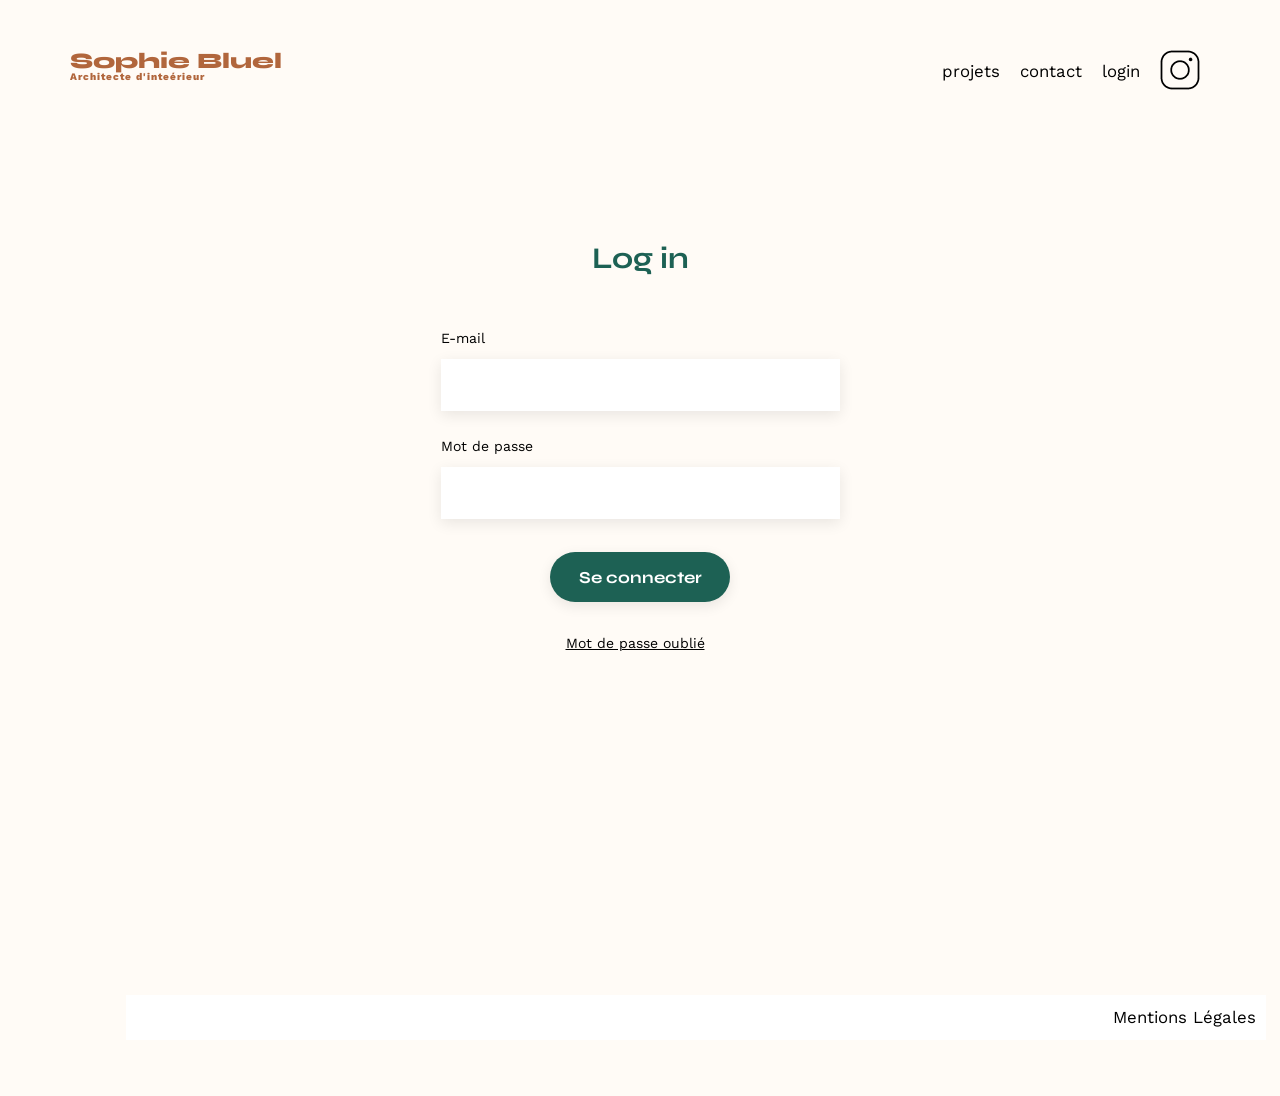
<file: FrontEnd/index-login.html>
<!DOCTYPE html>
<html lang="fr">

<head>
    <meta charset="UTF-8">
    <title>Sophie Bluel - Architecte d'intérieur</title>
    <meta name="viewport" content="width=device-width, initial-scale=1.0">
    <link rel="preconnect" href="https://fonts.googleapis.com">
    <link rel="preconnect" href="https://fonts.gstatic.com" crossorigin>
    <link href="https://fonts.googleapis.com/css2?family=Syne:wght@700;800&family=Work+Sans&display=swap"
        rel="stylesheet">
    <meta name="description" content="">
    <link rel="stylesheet" href="./assets/style.css">
    <script src="index-login.js" type="module"></script>
</head>

<body>
    <header>
        <h1>Sophie Bluel <span>Architecte d'inteérieur</span></h1>
        <nav>
            <ul>
                <li>projets</li>
                </a>
                <li>contact</li>
                <li>login</li>
                <li><img src="./assets/icons/instagram.png" alt="Instagram"></li>
            </ul>
        </nav>
    </header>
    <main>
        <section id="contact-1">
            <h2>Log in</h2>
            <form action="#" method="post">
                <label for="email">E-mail</label>
                <input type="email" name="email" id="email">
                <label for="password">Mot de passe</label>
                <input type="password" name="password" id="password">
                <input type="submit" value="Se connecter" id="submit">
                <a class="password_check" href="reset_password.html">Mot de passe oublié</a>
            </form>
        </section>
    </main>
    <footer>
        <nav>
            <ul>
                <li>Mentions Légales</li>
            </ul>
        </nav>
    </footer>
</body>

</html>
</file>
<file: FrontEnd/assets/style.css>
/* http://meyerweb.com/eric/tools/css/reset/
   v2.0 | 20110126
   License: none (public domain)
*/

html, body, div, span, applet, object, iframe,
h1, h2, h3, h4, h5, h6, p, blockquote, pre,
a, abbr, acronym, address, big, cite, code,
del, dfn, em, img, ins, kbd, q, s, samp,
small, strike, strong, sub, sup, tt, var,
b, u, i, center,
dl, dt, dd, ol, ul, li,
fieldset, form, label, legend,
table, caption, tbody, tfoot, thead, tr, th, td,
article, aside, canvas, details, embed,
figure, figcaption, footer, header, hgroup,
menu, nav, output, ruby, section, summary,
time, mark, audio, video {
	margin: 0;
	padding: 0;
	border: 0;
	font-size: 100%;
	font: inherit;
	vertical-align: baseline;
}
/* HTML5 display-role reset for older browsers */
article, aside, details, figcaption, figure,
footer, header, hgroup, menu, nav, section {
	display: block;
}
body {
	line-height: 1;
	background-color: rgb(255, 251, 246);
}
ol, ul {
	list-style: none;
}
blockquote, q {
	quotes: none;
}
blockquote:before, blockquote:after,
q:before, q:after {
	content: '';
	content: none;
}
table {
	border-collapse: collapse;
	border-spacing: 0;
}
/** end reset css**/
body {
	max-width: 1140px;
	margin:auto;
	font-family: 'Work Sans' ;
	font-size: 14px;
}
header {
	display: flex;
	justify-content: space-between;
	margin: 50px 0
}
section {
	margin: 50px 0
}

a{
	color: black;
	text-decoration: none;
}

h1{
	display: flex;
	flex-direction: column;
	font-family: 'Syne';
	font-size: 22px;
	font-weight: 800;
	color: #B1663C
}

h1 > span {
	font-family: 'Work Sans';
	font-size:10px;
	letter-spacing: 0.1em;
;
}

h2{
	font-family: 'Syne';
	font-weight: 700;
	font-size: 30px;
	color: #1D6154
}
nav ul {
	display: flex;
	align-items: center;
	list-style-type: none;

}
nav li {
	padding: 0 10px;
	font-size: 1.2em;
}

li:hover {
	color: #B1663C;
}
#introduction {
	display: flex;
	align-items: center;
}
#introduction figure {
	flex: 1
}
#introduction img {
	display: block;
	margin: auto;
	width: 80%;
}

#introduction article {
	flex: 1
}
#introduction h2 {
	margin-bottom: 1em;
}

#introduction p {
	margin-bottom: 0.5em;
}
#portfolio h2 {
	text-align: center;
	margin-bottom: 1em;
}
.gallery {
	width: 100%;
	display: grid;
	grid-template-columns: 1fr 1fr 1fr;
	grid-column-gap: 20px;
	grid-row-gap: 20px;
}

.gallery img {
	width: 100%;

}
#contact {
	width: 50%;
    margin: auto;
}
#contact > * {
	text-align: center;

}
#contact h2{
	margin-bottom: 20px;
}
#contact form {
	text-align: left;
	margin-top:30px;
	display: flex;
	flex-direction: column;
}

#contact input {
	height: 50px;
	font-size: 1.2em;
	border: none;
	box-shadow: 0px 4px 14px rgba(0, 0, 0, 0.09);
}
#contact label {
	margin: 2em 0 1em 0;
}
#contact textarea {
	border: none;
	box-shadow: 0px 4px 14px rgba(0, 0, 0, 0.09);
}

#contact-1 {
	width: 35%;
    margin: auto;
	margin-top: 150px;
}
#contact-1 > * {
	text-align: center;

}
#contact-1 h2{
	margin-bottom: 20px;
}
#contact-1 form {
	text-align: left;
	margin-top:30px;
	display: flex;
	flex-direction: column;
}

#contact-1 input {
	height: 50px;
	font-size: 1.2em;
	border: none;
	box-shadow: 0px 4px 14px rgba(0, 0, 0, 0.09);
	cursor: pointer;
}
#contact-1 label {
	margin: 2em 0 1em 0;
}
#contact-1 textarea {
	border: none;
	box-shadow: 0px 4px 14px rgba(0, 0, 0, 0.09);
}



input[type="submit"]{
	font-family: 'Syne';
	font-weight: 700;
	color: white;
	background-color: #1D6154;
	margin : 2em auto ;
	width: 180px;
	text-align: center;
	border-radius: 60px ;
}


footer nav ul {
	display: flex;
	justify-content: flex-end;
	margin: 4em;
	margin-top: 345px;
}

 footer ul{
	height: 45px;
    width: 100%;
    background-color: white;
}

.modif-icon-txt{
	margin-left: 10px;
	margin-bottom: 25px;
}

.modif-icon-photo{
	margin-left: 10px;
}


#form-add-work {
	display: none;
}

#form-add-work h2{
	font-family:'Work Sans';
	color: black;
	font-weight: 500;
	margin-top: 30px;
}

#precedent{
	display: none;
    font-size: x-large;
    cursor: pointer;
	position: relative;
    top: 30px;
}

#galerie-p h2{
	font-family:'Work Sans';
	color: black;
	margin-top: 40px;
	font-weight: 500;
}

.all-btn{
	display: flex;
    justify-content: center;
    margin-bottom: 55px;
}

.modal {
	display: none;
	position: fixed;
	z-index: 1;
	left: 0;
	top: 0;
	width: 100%;
	height: 100%;
	overflow: auto;
	background-color: rgba(0, 0, 0, 0.5);
  }
  
.modal-content {
	background-color: #fefefe;
	margin: 10% auto;
	padding: 30px;
	border: 1px solid #888;
	width: 35%;
	border-radius: 10px;
}

#line{
	width: 82%;
    height: 2px;
    background-color: #80808054;
    position: relative;
    bottom: 30px;
    left: 60px;
	margin-bottom: 20px;
}

.addWorkDelete{
	display: flex;
    flex-direction: column;
	align-items: center;
}

#addWork{
    margin-left: 10px;
    border: 1px solid #004600;
    color: #ffffff;
    font-family: 'Syne';
    font-size: 15px;
    border-radius: 20px;
    background-color:#1D6154;
	width: 250px;
    height: 35px;
    padding-left: 20px;
    padding-right: 20px;
    cursor: pointer;
	margin-bottom: 25px;
}

#deleteAllWorks{
	color: red;
	cursor: pointer;
	margin-bottom: 25px;
	font-family: 'Syne';
}
.close {
	float: right;
	font-size: 28px;
	font-weight: bold;
}
  
.close:hover,
.close:focus {
	color: black;
	text-decoration: none;
	cursor: pointer;
}
  
.gallerie-admin{
	display: flex;
	flex-wrap: wrap;
	gap: 15px;
	margin-left: 60px;
}

.delete-photo:hover{
  color: #ffffff;
  background-color: #004600;
}


.delete-photo{
	position: relative;
    z-index: 1;
    bottom: 130px;
    left: 60px;
	border-radius: 3px;
    color: #ffff;
    background-color: black;
	font-size: smaller;
	cursor: pointer;
}

.title-project{
	display: flex;
    align-items: baseline;
    justify-content: center;
	margin-bottom: 30px;
}

#modalBtn{
	margin-left: 10px;
	position: relative;
	cursor: pointer;
}

.fa-solid{
	margin-left: 20px;
}

button:focus{
	background-color: #1D6154;
	color: #fefefe;
}

.btn_projects{
	margin-left: 10px;
	border: 1px solid #004600;
	color: #1D6154;
	font-family: 'Work Sans';
    font-size: 17px;
    border-radius: 15px;
	background-color:rgb(255, 251, 246);
	height: 30px;
	padding-left: 20px;
    padding-right: 20px;
	cursor: pointer;
}

.modif-photo{
	display: flex;
    justify-content: flex-start;
    margin-top: 15px;
    position: relative;
    left: 37px;
}

.modif-txt{
	display: flex;
    justify-content: flex-start;
    position: relative;
    right: 19px;
}

#modalBtn-edit{
	color: #fefefe;
	margin-left: 8px;
}

.edit-mode{
	display: flex;
    justify-content: center;
    align-items: baseline;
	background-color: black;
    height: 50px;
}

.icon-edit{
	color: #fefefe;
	margin-right: 20px;
}

.publish{
	color: #fefefe;
	border: 1px solid white;
    height: 20px;
    border-radius: 25px;
    background-color: white;
    padding-top: 10px;
    margin-top: 10px;
	
}


.publish-txt{
	font-size: 12px;
	color: black;
	margin-left:20px;
    margin-right: 20px;
}

.password_check{
	color: black;
	text-decoration: underline;
	padding-left: 125px
}

#imagePreview{
	display: flex;
	justify-content: center;
	background-color:rgb(235 255 255);
	width: 70%;
	visibility: hidden;
	margin: auto;
}

#file-img{
	display: flex;
    justify-content: center;
    align-items: center;
	flex-direction: column;
	height: 200px;
    background-color: rgb(220 255 255);
	width: 70%;
}

.fa-regular {
	color:#b8b8b8;
}

.btn-add-gal{
	font-family: 'Work Sans';
	margin-top : 15px;
	margin-bottom: 5px;
	width: 180px;
	height: 37px;
	background-color: lightgray;
	color:#3030c7;
	border-radius: 20px;
	border:none;
	cursor: pointer;
}

.jpg-accept{
	font-size: 10px;
}

#uploadForm{
	display: flex;
	flex-direction: column;
	align-items: center;
}

label[for="titre"]{
	margin: 2em 0 1em 0;
	position: relative;
    right: 216px;
}

label[for="categories"]{
	margin: 2em 0 1em 0;
	position: relative;
    right: 200px;
}


#title-photo{
	width: 70%;
	height: 50px;
	font-size: 1.2em;
	border: none;
	box-shadow: 0px 4px 14px rgba(0, 0, 0, 0.09);
}

#list-categories{
	width: 70%;
	height: 50px;
	font-size: 1.2em;
	border: none;
	box-shadow: 0px 4px 14px rgba(0, 0, 0, 0.09);
	cursor: pointer;
}

#line-2{
	width: 70%;
    height: 2px;
    background-color: #80808054;
    margin-top: 50px;
    margin-bottom: 15px;
}

.submit-form{
	
    border: 1px solid #004600;
    color: #1D6154;
    font-family: 'Syne';
    font-size: 15px;
    border-radius: 20px;
    background-color:#ffff;
    width: 250px;
    height: 35px;
    padding-left: 20px;
    padding-right: 20px;
    cursor: pointer;
    margin-bottom: 25px;
	margin-top: 25px;
}

.submit-form:hover{
	color: #ffff;
	background-color: #1D6154;
}
</file>
